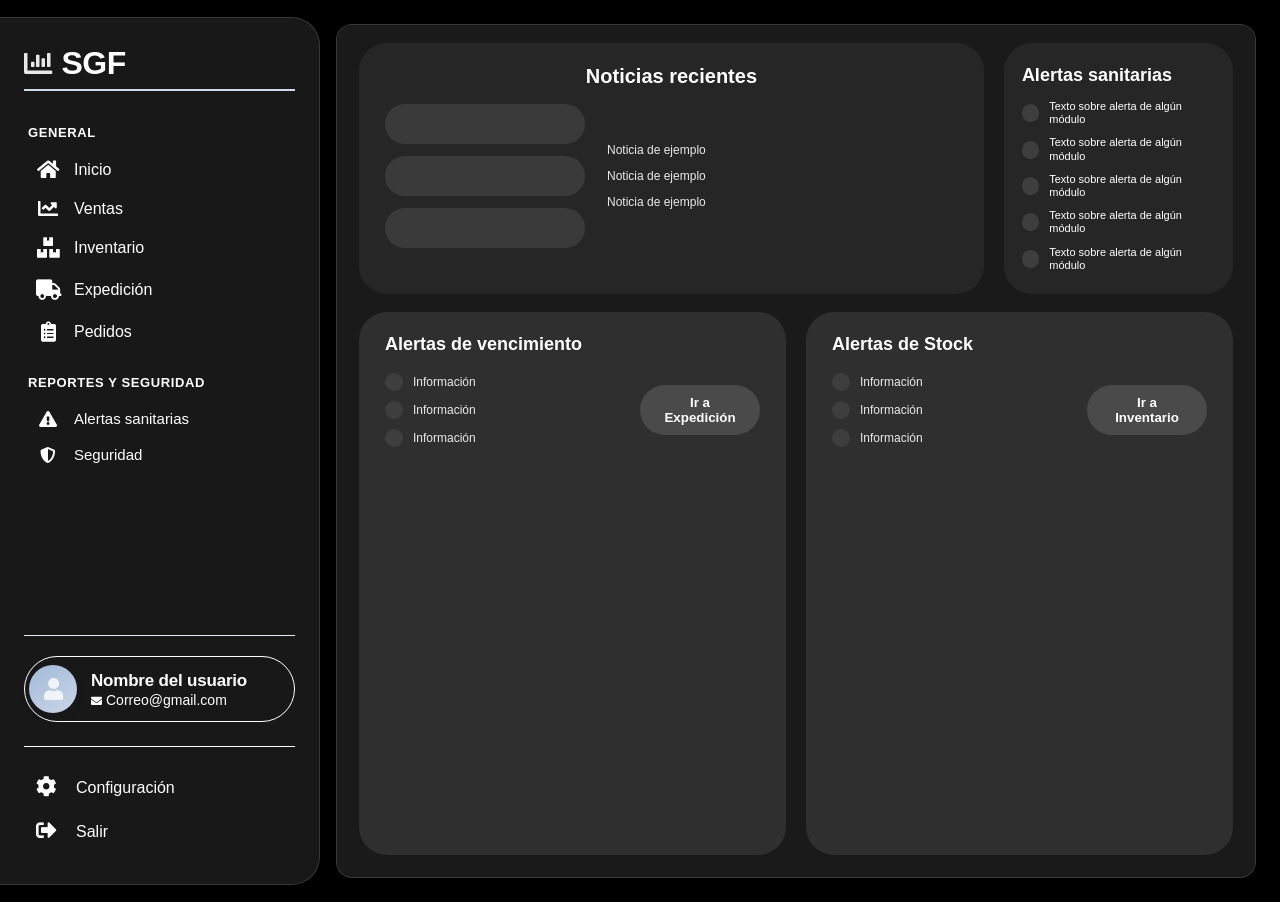
<file: index.html>
<!DOCTYPE html>
<html lang="en">
<head>
    <meta charset="UTF-8">
    <meta name="viewport" content="width=device-width, initial-scale=1.0">
    <title>SGF · panel</title>
    <link rel="icon" href="assets/img/favicon-32.png?v=1" type="image/png" sizes="32x32">
    <link rel="shortcut icon" href="assets/img/favicon-32.png?v=1" type="image/png">
    <!-- Carga íconos de la página (Font Awesome) -->
    <link rel="stylesheet" href="https://use.fontawesome.com/releases/v5.15.4/css/all.css">
    <link rel="stylesheet" href="css/index.css">
</head>
<body>
    <div class="app-layout">
        <!-- Sidebar: menú de navegación (izquierda) -->
        <aside class="sgf-sidebar">
            <div class="sgf-content">
                <div class="sgf-header">
                    <div class="sgf-title">
                        <i class="fas fa-chart-bar"></i> SGF
                    </div>
                    <hr class="sgf-rule" />
                </div>

                <div class="nav-section">
                    <div class="nav-section-header">General</div>
                    <ul class="nav-items">
                        <li class="nav-item"><a href="frames/inicio.html" target="sgf-frame"><i class="fas fa-home"></i> Inicio</a></li>
                        <li class="nav-item"><a href="frames/ventas.html" target="sgf-frame"><i class="fas fa-chart-line"></i> Ventas</a></li>
                        <li class="nav-item"><a href="frames/inventario.html" target="sgf-frame"><i class="fas fa-boxes"></i> Inventario</a><li>
                        <li class="nav-item"><a href="frames/expedicion.html" target="sgf-frame"><i class="fas fa-truck"></i> Expedición</a><li>
                        <li class="nav-item"><a href="frames/pedidos.html" target="sgf-frame"><i class="fas fa-clipboard-list"></i> Pedidos</a><li>
                    </ul>
                </div>

                <div class="nav-section">
                    <div class="nav-section-header">Reportes y seguridad</div>
                    <ul class="subnav">
                        <li class="subnav-item"><i class="fas fa-exclamation-triangle"></i> Alertas sanitarias</li>
                        <li class="subnav-item"><i class="fas fa-shield-alt"></i> Seguridad</li>
                    </ul>
                </div>

                    <div class="sgf-bottom-block">
                    <hr class="divider-light" />
                    <div class="user-profile">
                        <div class="user-avatar">
                            <i class="fas fa-user"></i>
                        </div>
                        <div class="user-info">
                            <div class="user-name">Nombre del usuario</div>
                            <div class="user-email">
                                <i class="fas fa-envelope"></i> Correo@gmail.com
                            </div>
                        </div>
                    </div>

                    <ul class="footer-nav">
                        <li class="footer-item"><a href="frames/configuracion.html" target="sgf-frame"><i class="fas fa-cog"></i> Configuración</a></li>
                        <li class="footer-item"><a href="inicio-sesion.html"><i class="fas fa-sign-out-alt"></i> Salir</a></li>
                    </ul>
                </div>
            </div>
        </aside>

        <!-- Área central: iframe para cargar documentos HTML -->
        <main class="sgf-main">
            <iframe
                name="sgf-frame"
                class="sgf-frame"
                src="contenido.html"
                title="Contenido de la opción seleccionada"
            ></iframe>
        </main>
    </div>
</body>
</html>
</file>
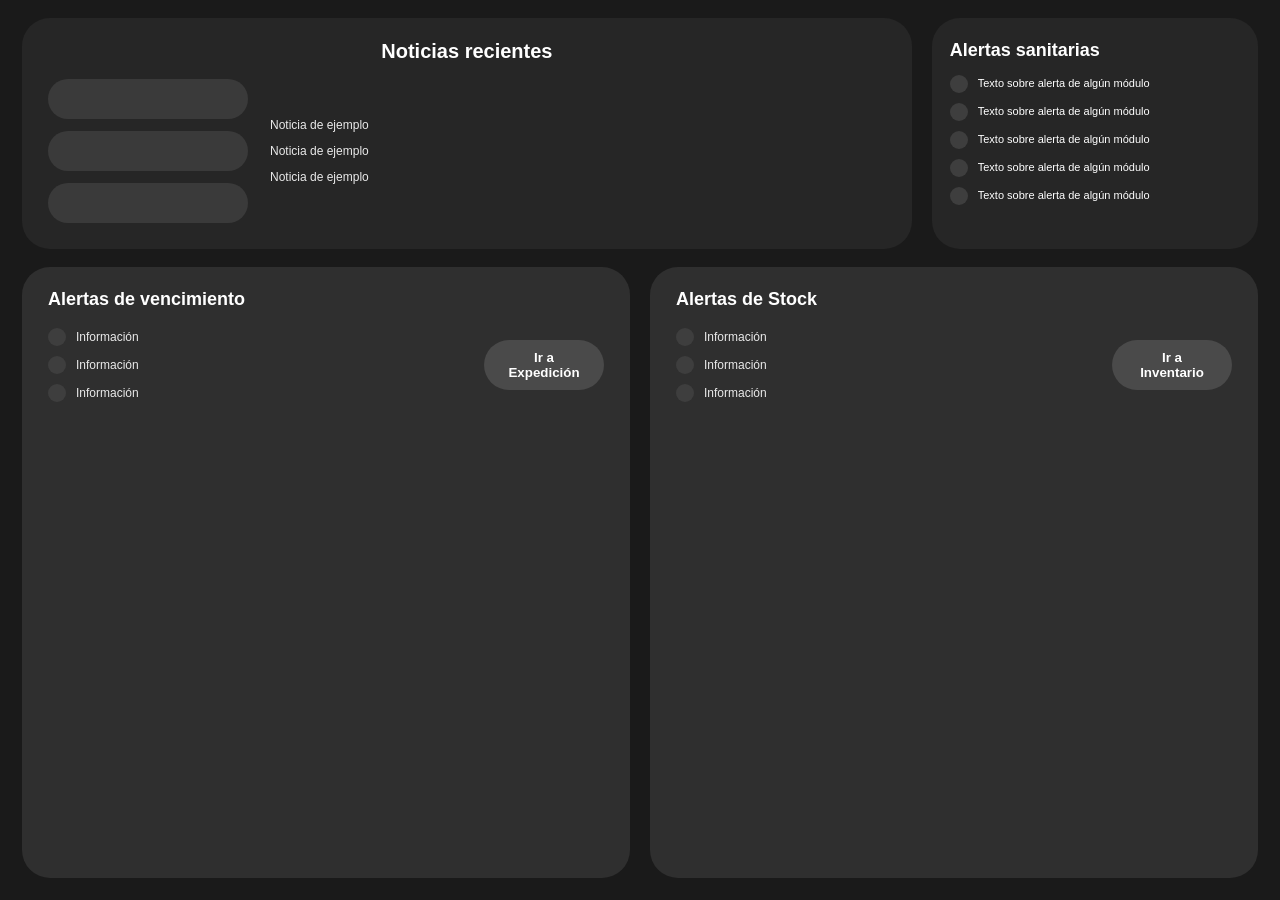
<file: contenido.html>
<!DOCTYPE html>
<html lang="es">
<head>
    <meta charset="UTF-8">
    <meta name="viewport" content="width=device-width, initial-scale=1.0">
    <title>Contenido SGF</title>
    <meta http-equiv="refresh" content="0; url=frames/inicio.html">
    <link rel="stylesheet" href="css/contenido.css">
</head>
<body>
    <p class="placeholder-text">
        Cargando panel de inicio...
    </p>
</body>
</html>
</file>
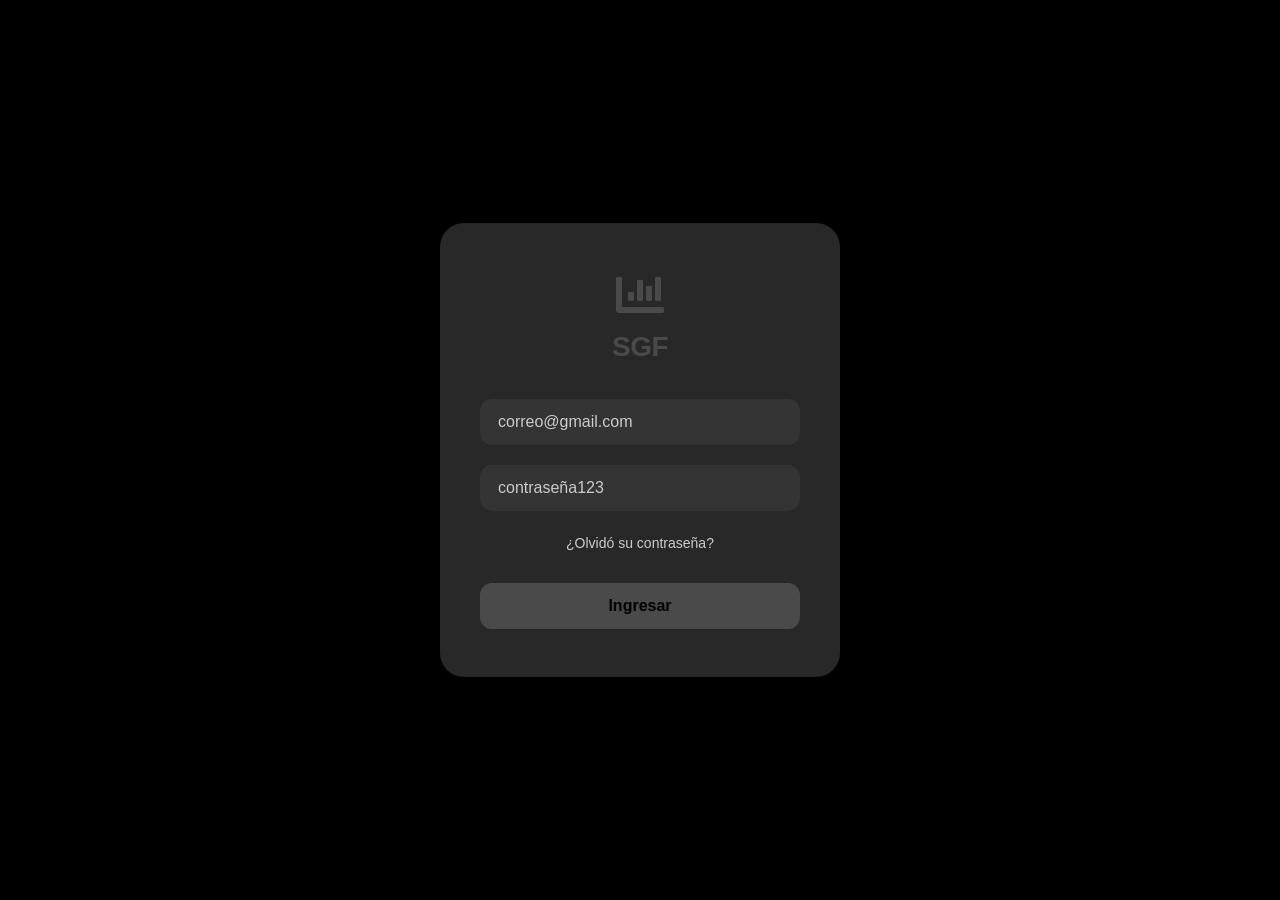
<file: inicio-sesion.html>
<!DOCTYPE html>
<html lang="en">
<head>
    <meta charset="UTF-8">
    <meta name="viewport" content="width=device-width, initial-scale=1.0">
    <title>SGF · Inicio de sesión</title>
    <link rel="stylesheet" href="https://use.fontawesome.com/releases/v5.15.4/css/all.css">
    <link rel="stylesheet" href="css/inicio-sesion.css">
    <link rel="icon" href="assets/img/LogoSGF.png" type="image/png">
</head>
<body>
    <div class="login-card">
        <div class="login-brand">
            <i class="fas fa-chart-bar login-icon"></i>
            <h1 class="login-title">SGF</h1>
        </div>

        <form class="login-form">
            <input type="email" class="login-input" placeholder="correo@gmail.com" required>
            <input type="password" class="login-input" placeholder="contraseña123" required>

            <a href="#" class="login-link">¿Olvidó su contraseña?</a>

            <a href="index.html" class="login-btn">Ingresar</a>
        </form>
    </div>
</body>
</html>
</file>
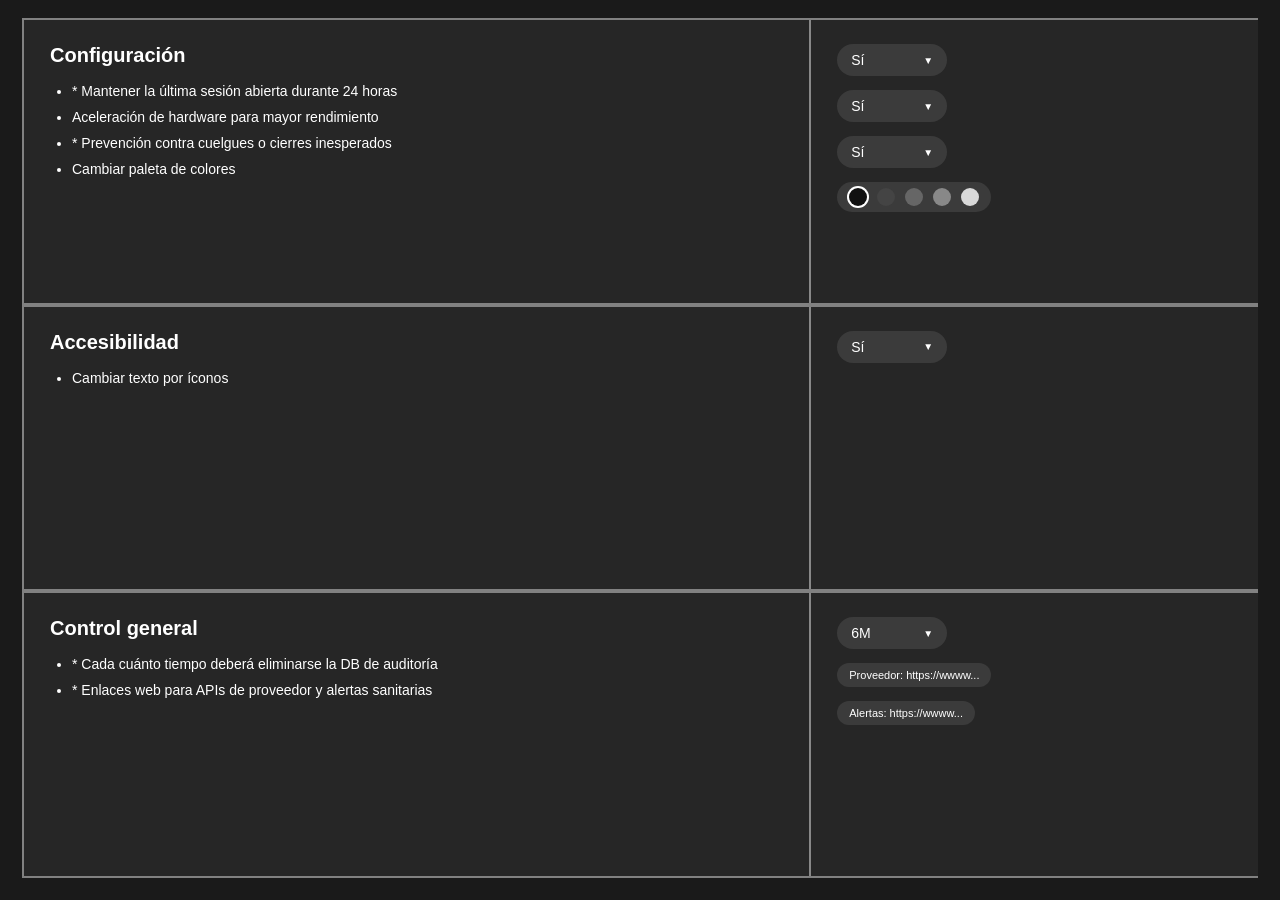
<file: frames/configuracion.html>
<!DOCTYPE html>
<html lang="es">
<head>
    <meta charset="UTF-8">
    <meta name="viewport" content="width=device-width, initial-scale=1.0">
    <title>Configuración</title>
    <link rel="stylesheet" href="../css/configuracion.css">
</head>
<body>
    <div class="config-page">
        <div class="config-table">
            <!-- Configuración -->
            <section class="config-row">
                <div class="config-cell">
                    <h2 class="config-title">Configuración</h2>
                    <ul class="config-list">
                        <li>* Mantener la última sesión abierta durante 24 horas</li>
                        <li>Aceleración de hardware para mayor rendimiento</li>
                        <li>* Prevención contra cuelgues o cierres inesperados</li>
                        <li>Cambiar paleta de colores</li>
                    </ul>
                </div>
                <div class="config-cell">
                    <div class="config-controls">
                        <div class="pill-select"><span>Sí</span><span>▼</span></div>
                        <div class="pill-select"><span>Sí</span><span>▼</span></div>
                        <div class="pill-select"><span>Sí</span><span>▼</span></div>
                        <div class="palette">
                            <div class="palette-dot is-active"></div>
                            <div class="palette-dot"></div>
                            <div class="palette-dot"></div>
                            <div class="palette-dot"></div>
                            <div class="palette-dot"></div>
                        </div>
                    </div>
                </div>
            </section>

            <!-- Separador horizontal -->
            <div class="section-spacer"></div>

            <!-- Accesibilidad -->
            <section class="config-row">
                <div class="config-cell">
                    <h2 class="config-title">Accesibilidad</h2>
                    <ul class="config-list">
                        <li>Cambiar texto por íconos</li>
                    </ul>
                </div>
                <div class="config-cell">
                    <div class="config-controls">
                        <div class="pill-select"><span>Sí</span><span>▼</span></div>
                    </div>
                </div>
            </section>

            <!-- Separador horizontal -->
            <div class="section-spacer"></div>

            <!-- Control general -->
            <section class="config-row">
                <div class="config-cell">
                    <h2 class="config-title">Control general</h2>
                    <ul class="config-list">
                        <li>* Cada cuánto tiempo deberá eliminarse la DB de auditoría</li>
                        <li>* Enlaces web para APIs de proveedor y alertas sanitarias</li>
                    </ul>
                </div>
                <div class="config-cell">
                    <div class="config-controls">
                        <div class="pill-select"><span>6M</span><span>▼</span></div>
                        <div class="link-pill">Proveedor: https://wwww...</div>
                        <div class="link-pill">Alertas: https://wwww...</div>
                    </div>
                </div>
            </section>
        </div>
    </div>
</body>
</html>
</file>
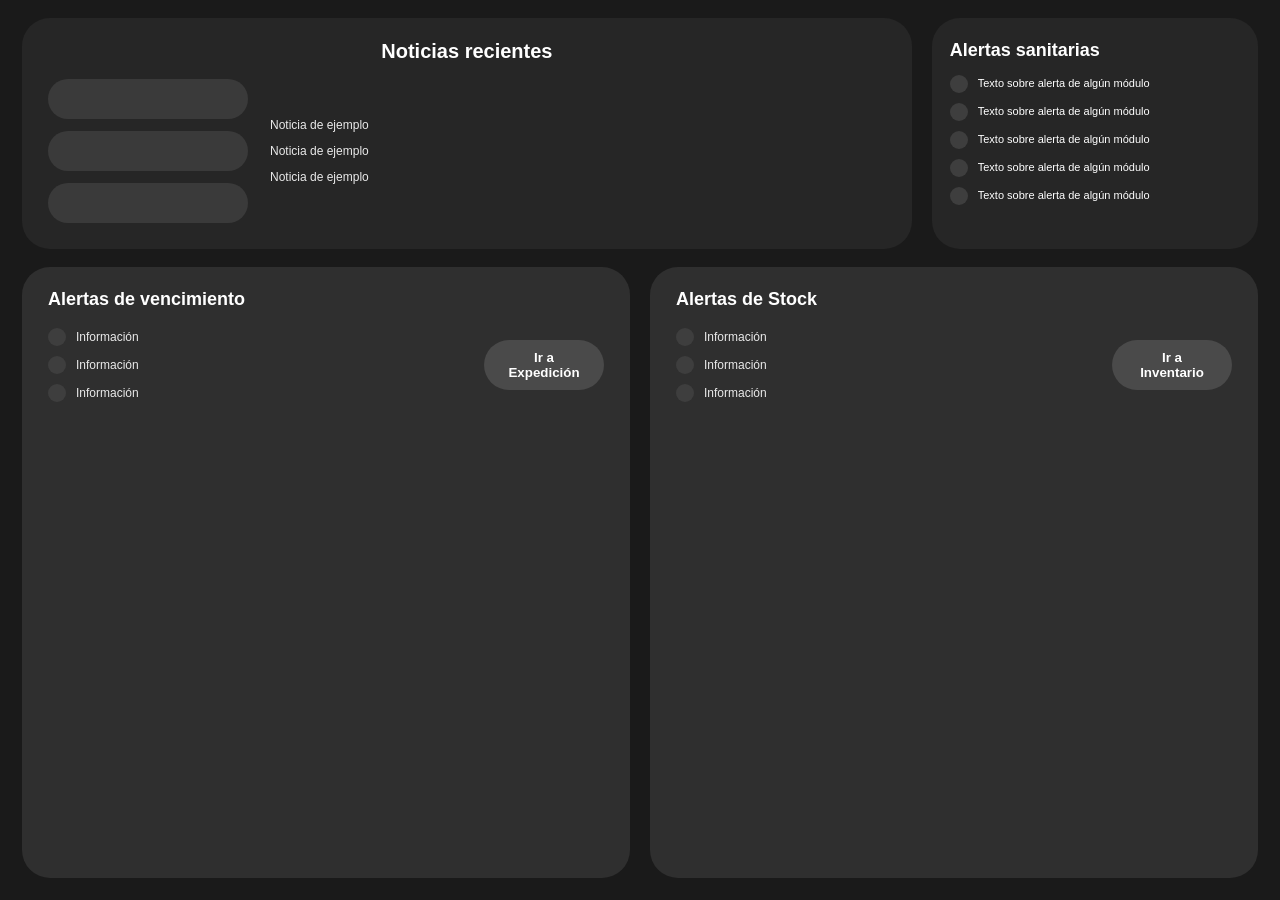
<file: frames/inicio.html>
<!DOCTYPE html>
<html lang="es">
<head>
    <meta charset="UTF-8">
    <meta name="viewport" content="width=device-width, initial-scale=1.0">
    <title>Inicio</title>
    <link rel="stylesheet" href="../css/inicio.css">
</head>
<body>
    <div class="inicio">
        <!-- Fila superior: noticias + alertas sanitarias -->
        <section class="inicio-top">
            <div class="news-card">
                <h2 class="news-title">Noticias recientes</h2>
                <div class="news-content">
                    <div class="news-buttons">
                        <button class="news-pill" type="button"></button>
                        <button class="news-pill" type="button"></button>
                        <button class="news-pill" type="button"></button>
                    </div>
                    <div class="news-list">
                        <span class="news-item">Noticia de ejemplo </span>
                        <span class="news-item">Noticia de ejemplo </span>
                        <span class="news-item">Noticia de ejemplo </span>
                    </div>
                </div>
            </div>

            <aside class="alertas-col">
                <h3 class="alertas-title">Alertas sanitarias</h3>
                <ul class="alertas-list">
                    <li class="alertas-item">
                        <span class="alert-dot"></span>
                        <span class="alert-text">Texto sobre alerta de algún módulo</span>
                    </li>
                    <li class="alertas-item">
                        <span class="alert-dot"></span>
                        <span class="alert-text">Texto sobre alerta de algún módulo</span>
                    </li>
                    <li class="alertas-item">
                        <span class="alert-dot"></span>
                        <span class="alert-text">Texto sobre alerta de algún módulo</span>
                    </li>
                    <li class="alertas-item">
                        <span class="alert-dot"></span>
                        <span class="alert-text">Texto sobre alerta de algún módulo</span>
                    </li>
                    <li class="alertas-item">
                        <span class="alert-dot"></span>
                        <span class="alert-text">Texto sobre alerta de algún módulo</span>
                    </li>
                </ul>
            </aside>
        </section>

        <!-- Fila inferior: alertas de vencimiento / stock -->
        <section class="inicio-bottom">
            <div class="alert-card">
                <h2 class="alert-title">Alertas de vencimiento</h2>
                <div class="alert-body">
                    <div class="alert-list">
                        <div class="alert-row">
                            <span class="alert-dot"></span>
                            <span class="alert-label">Información</span>
                        </div>
                        <div class="alert-row">
                            <span class="alert-dot"></span>
                            <span class="alert-label">Información</span>
                        </div>
                        <div class="alert-row">
                            <span class="alert-dot"></span>
                            <span class="alert-label">Información</span>
                        </div>
                    </div>
                    <button class="alert-cta" type="button">Ir a<br>Expedición</button>
                </div>
            </div>

            <div class="alert-card">
                <h2 class="alert-title">Alertas de Stock</h2>
                <div class="alert-body">
                    <div class="alert-list">
                        <div class="alert-row">
                            <span class="alert-dot"></span>
                            <span class="alert-label">Información</span>
                        </div>
                        <div class="alert-row">
                            <span class="alert-dot"></span>
                            <span class="alert-label">Información</span>
                        </div>
                        <div class="alert-row">
                            <span class="alert-dot"></span>
                            <span class="alert-label">Información</span>
                        </div>
                    </div>
                    <button class="alert-cta" type="button">Ir a<br>Inventario</button>
                </div>
            </div>
        </section>
    </div>
</body>
</html>
</file>
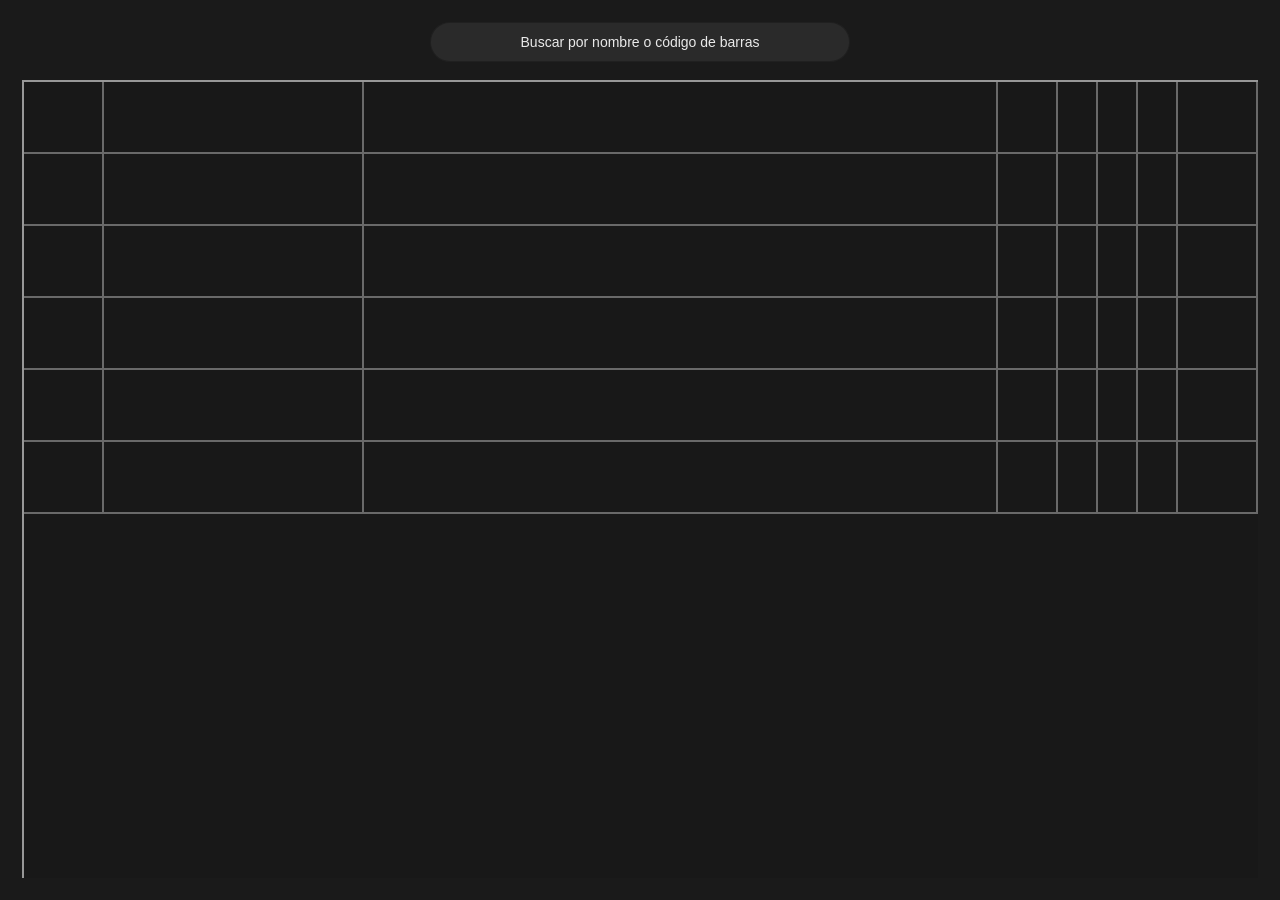
<file: frames/inventario.html>
<!DOCTYPE html>
<html lang="es">
<head>
    <meta charset="UTF-8">
    <meta name="viewport" content="width=device-width, initial-scale=1.0">
    <title>Inventario</title>
    <link rel="stylesheet" href="../css/inventario.css">
</head>
<body>
    <div class="inventario">
        <header class="inventario-top">
            <input
                type="text"
                class="inventario-search"
                placeholder="Buscar por nombre o código de barras"
                aria-label="Buscar por nombre o código de barras"
            />
        </header>

        <section class="inventario-bottom">
            <div class="inventario-grid" role="table" aria-label="Tabla de inventario">
                <div class="inv-row" role="row">
                    <div class="cell" role="cell"></div>
                    <div class="cell" role="cell"></div>
                    <div class="cell" role="cell"></div>
                    <div class="cell" role="cell"></div>
                    <div class="cell" role="cell"></div>
                    <div class="cell" role="cell"></div>
                    <div class="cell" role="cell"></div>
                    <div class="cell" role="cell"></div>
                </div>
                <div class="inv-row" role="row">
                    <div class="cell" role="cell"></div>
                    <div class="cell" role="cell"></div>
                    <div class="cell" role="cell"></div>
                    <div class="cell" role="cell"></div>
                    <div class="cell" role="cell"></div>
                    <div class="cell" role="cell"></div>
                    <div class="cell" role="cell"></div>
                    <div class="cell" role="cell"></div>
                </div>
                <div class="inv-row" role="row">
                    <div class="cell" role="cell"></div>
                    <div class="cell" role="cell"></div>
                    <div class="cell" role="cell"></div>
                    <div class="cell" role="cell"></div>
                    <div class="cell" role="cell"></div>
                    <div class="cell" role="cell"></div>
                    <div class="cell" role="cell"></div>
                    <div class="cell" role="cell"></div>
                </div>
                <div class="inv-row" role="row">
                    <div class="cell" role="cell"></div>
                    <div class="cell" role="cell"></div>
                    <div class="cell" role="cell"></div>
                    <div class="cell" role="cell"></div>
                    <div class="cell" role="cell"></div>
                    <div class="cell" role="cell"></div>
                    <div class="cell" role="cell"></div>
                    <div class="cell" role="cell"></div>
                </div>
                <div class="inv-row" role="row">
                    <div class="cell" role="cell"></div>
                    <div class="cell" role="cell"></div>
                    <div class="cell" role="cell"></div>
                    <div class="cell" role="cell"></div>
                    <div class="cell" role="cell"></div>
                    <div class="cell" role="cell"></div>
                    <div class="cell" role="cell"></div>
                    <div class="cell" role="cell"></div>
                </div>
                <div class="inv-row" role="row">
                    <div class="cell" role="cell"></div>
                    <div class="cell" role="cell"></div>
                    <div class="cell" role="cell"></div>
                    <div class="cell" role="cell"></div>
                    <div class="cell" role="cell"></div>
                    <div class="cell" role="cell"></div>
                    <div class="cell" role="cell"></div>
                    <div class="cell" role="cell"></div>
                </div>
            </div>
        </section>
    </div>
</body>
</html>
</file>
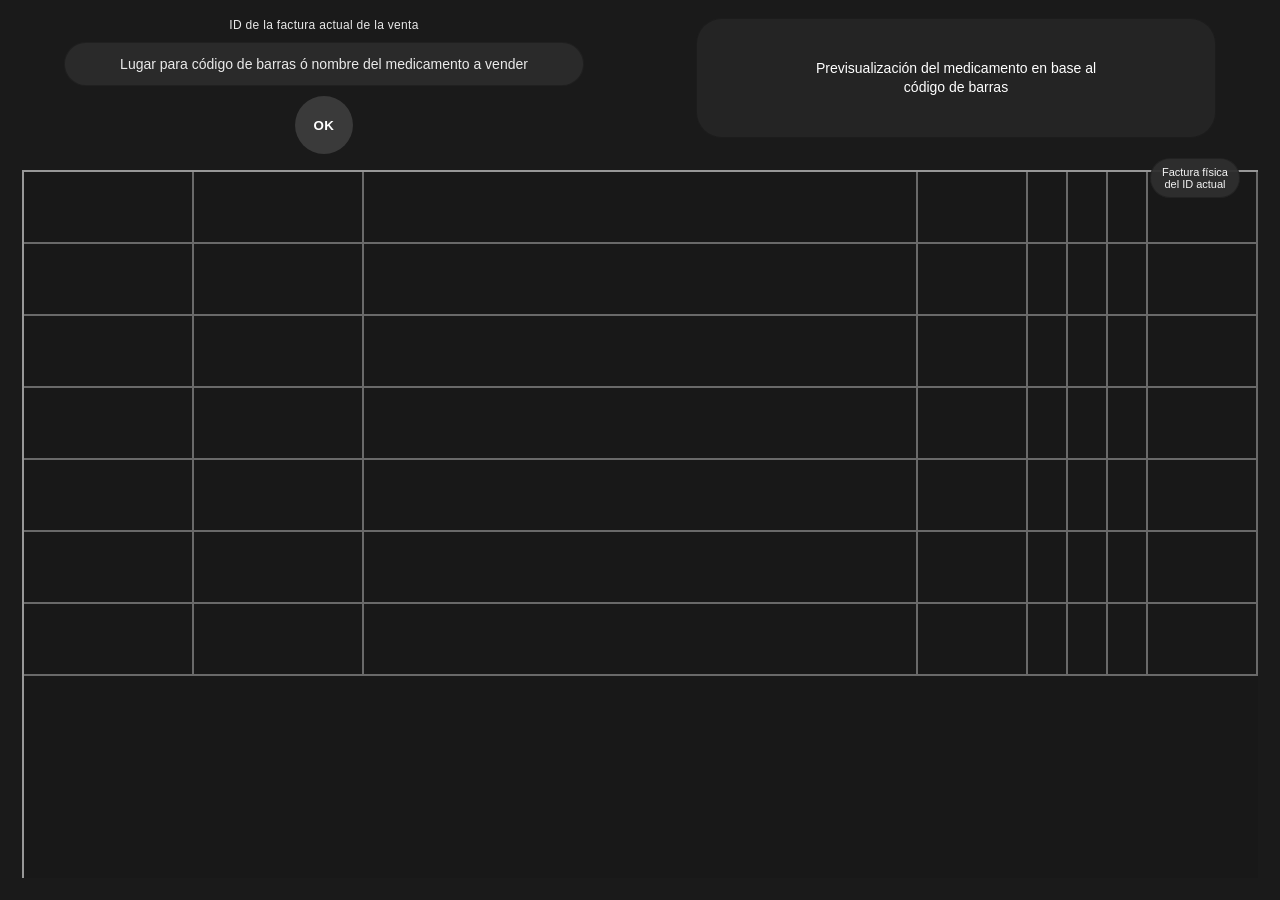
<file: frames/ventas.html>
<!DOCTYPE html>
<html lang="es">
<head>
    <meta charset="UTF-8">
    <meta name="viewport" content="width=device-width, initial-scale=1.0">
    <title>Ventas</title>
    <link rel="stylesheet" href="../css/ventas.css">
</head>
<body>
    <div class="ventas">
        <header class="ventas-top">
            <section class="venta-input">
                <div class="venta-label">ID de la factura actual de la venta</div>
                <input
                    class="venta-search"
                    type="text"
                    placeholder="Lugar para código de barras ó nombre del medicamento a vender"
                    aria-label="Código de barras o nombre del medicamento"
                />
                <button class="venta-ok" type="button">OK</button>
            </section>

            <section class="venta-preview">
                <div class="preview-card">
                    Previsualización del medicamento en base al<br />
                    código de barras
                </div>
            </section>
        </header>

        <section class="ventas-bottom">
            <div class="factura-pill">Factura física<br>del ID actual</div>

            <div class="ventas-grid" role="table" aria-label="Tabla de ventas">
                <div class="grid-row" role="row">
                    <div class="cell" role="cell">&nbsp;</div>
                    <div class="cell" role="cell">&nbsp;</div>
                    <div class="cell" role="cell">&nbsp;</div>
                    <div class="cell" role="cell">&nbsp;</div>
                    <div class="cell" role="cell">&nbsp;</div>
                    <div class="cell" role="cell">&nbsp;</div>
                    <div class="cell" role="cell">&nbsp;</div>
                    <div class="cell" role="cell">&nbsp;</div>
                </div>
                <div class="grid-row" role="row">
                    <div class="cell" role="cell">&nbsp;</div>
                    <div class="cell" role="cell">&nbsp;</div>
                    <div class="cell" role="cell">&nbsp;</div>
                    <div class="cell" role="cell">&nbsp;</div>
                    <div class="cell" role="cell">&nbsp;</div>
                    <div class="cell" role="cell">&nbsp;</div>
                    <div class="cell" role="cell">&nbsp;</div>
                    <div class="cell" role="cell">&nbsp;</div>
                </div>
                <div class="grid-row" role="row">
                    <div class="cell" role="cell">&nbsp;</div>
                    <div class="cell" role="cell">&nbsp;</div>
                    <div class="cell" role="cell">&nbsp;</div>
                    <div class="cell" role="cell">&nbsp;</div>
                    <div class="cell" role="cell">&nbsp;</div>
                    <div class="cell" role="cell">&nbsp;</div>
                    <div class="cell" role="cell">&nbsp;</div>
                    <div class="cell" role="cell">&nbsp;</div>
                </div>
                <div class="grid-row" role="row">
                    <div class="cell" role="cell">&nbsp;</div>
                    <div class="cell" role="cell">&nbsp;</div>
                    <div class="cell" role="cell">&nbsp;</div>
                    <div class="cell" role="cell">&nbsp;</div>
                    <div class="cell" role="cell">&nbsp;</div>
                    <div class="cell" role="cell">&nbsp;</div>
                    <div class="cell" role="cell">&nbsp;</div>
                    <div class="cell" role="cell">&nbsp;</div>
                </div>
                <div class="grid-row" role="row">
                    <div class="cell" role="cell">&nbsp;</div>
                    <div class="cell" role="cell">&nbsp;</div>
                    <div class="cell" role="cell">&nbsp;</div>
                    <div class="cell" role="cell">&nbsp;</div>
                    <div class="cell" role="cell">&nbsp;</div>
                    <div class="cell" role="cell">&nbsp;</div>
                    <div class="cell" role="cell">&nbsp;</div>
                    <div class="cell" role="cell">&nbsp;</div>
                </div>
                <div class="grid-row" role="row">
                    <div class="cell" role="cell">&nbsp;</div>
                    <div class="cell" role="cell">&nbsp;</div>
                    <div class="cell" role="cell">&nbsp;</div>
                    <div class="cell" role="cell">&nbsp;</div>
                    <div class="cell" role="cell">&nbsp;</div>
                    <div class="cell" role="cell">&nbsp;</div>
                    <div class="cell" role="cell">&nbsp;</div>
                    <div class="cell" role="cell">&nbsp;</div>
                </div>
                <div class="grid-row" role="row">
                    <div class="cell" role="cell">&nbsp;</div>
                    <div class="cell" role="cell">&nbsp;</div>
                    <div class="cell" role="cell">&nbsp;</div>
                    <div class="cell" role="cell">&nbsp;</div>
                    <div class="cell" role="cell">&nbsp;</div>
                    <div class="cell" role="cell">&nbsp;</div>
                    <div class="cell" role="cell">&nbsp;</div>
                    <div class="cell" role="cell">&nbsp;</div>
                </div>
            </div>
        </section>
    </div>
</body>
</html>
</file>
<file: css/index.css>
/* ===== Este archiv debe estár úbicado en la carpeta "css/style.css" para funcionar, así que no lo muevas ni lo cambies de nombre, tonoto. ===== */
/* Base de estilos */
* {
    margin: 0;
    padding: 0;
    box-sizing: border-box;
    font-family: 'Inter', -apple-system, BlinkMacSystemFont, 'Segoe UI', Roboto, Helvetica, Arial, sans-serif;
}

body {
    background: #000000;
    min-height: 100vh;
    overflow: hidden;
}

/* Layout principal: sidebar + área de contenido */
.app-layout {
    display: flex;
    min-height: 100vh;
    width: 100%;
}

/* Sidebar: menú fijo a la izquierda */
.sgf-sidebar {
    width: 320px;
    min-width: 320px;
    height: calc(100vh - 32px);
    margin: 17px 0;
    background-color: #181818;
    border-radius: 0 28px 28px 0;
    box-shadow: 0 25px 50px -12px rgba(0, 0, 0, 0.2);
    overflow-y: auto;
    border: 1px solid rgba(226, 232, 240, 0.151);
    border-left: none;
    display: flex;
    flex-direction: column;
}

/* Área central: espacio para el iframe */
.sgf-main {
    flex: 1;
    min-width: 0;
    padding: 24px;
    padding-left: 16px;
    display: flex;
}

/* iframe: carga documentos HTML externos */
.sgf-frame {
    flex: 1;
    width: 100%;
    min-height: 0;
    border: 1px solid rgba(226, 232, 240, 0.151);
    border-radius: 16px;
    background: #1a1a1a;
    display: block;
}

/* Contenido interno */
.sgf-content {
    padding: 28px 24px 32px 24px;
    display: flex;
    flex-direction: column;
    flex: 1;
    min-height: 0;
}

/* Bloque inferior: perfil + configuración/salir */
.sgf-bottom-block {
    margin-top: auto;
    padding-top: 24px;
}

/* Encabezado */
.sgf-header {
    margin-bottom: 24px;
}

.sgf-title {
    font-size: 32px;
    font-weight: 700;
    letter-spacing: -0.5px;
    color: #ffffff;
    line-height: 1.1;
    margin-bottom: 4px;
    display: flex;
    align-items: center;
    gap: 10px;
}

.sgf-title i {
    font-size: 28px;
    opacity: 0.9;
}

.sgf-title small {
    font-size: 16px;
    font-weight: 400;
    color: #ffffff;
    letter-spacing: normal;
    margin-left: 4px;
}

.sgf-rule {
    height: 2px;
    background: #d0d9e8;
    width: 100%;
    margin: 8px 0 10px 0;
    border: 0;
}

/* Navegación */
.nav-section {
    margin-bottom: 22px;
}

.nav-section-header {
    font-size: 13px;
    font-weight: 600;
    text-transform: uppercase;
    letter-spacing: 0.6px;
    color: #ffffff;
    margin-bottom: 12px;
    padding-left: 4px;
}

.nav-items {
    list-style: none;
    display: flex;
    flex-direction: column;
    gap: 3px;
}

.nav-item {
    display: flex;
    align-items: center;
    gap: 14px;
    padding: 8px 12px;
    border-radius: 14px;
    font-size: 16px;
    font-weight: 470;
    color: #ffffff;
    background-color: transparent;
    transition: background 0.15s, color 0.15s;
    cursor: default;
}

.nav-item a {
    display: flex;
    align-items: center;
    gap: 14px;
    flex: 1;
    color: inherit;
    text-decoration: none;
    cursor: pointer;
}

.nav-item i {
    width: 24px;
    font-size: 1.25rem;
    color: #ffffff;
    text-align: center;
}

.nav-item:hover {
    background-color: #575757;
    color: #ffffff;
}

.nav-item:hover i {
    color: #ffffff;
}

/* Subnavegación (Reportes y seguridad) */
.subnav {
    margin-left: 0;
    list-style: none;
    margin-top: 4px;
    margin-bottom: 4px;
    display: flex;
    flex-direction: column;
    gap: 3px;
}

.subnav-item {
    display: flex;
    align-items: center;
    gap: 14px;
    padding: 8px 12px;
    font-size: 15px;
    font-weight: 450;
    color: #ffffff;
    border-radius: 12px;
    transition: background 0.1s;
    cursor: pointer;
    user-select: none;
}

.subnav-item i {
    width: 24px;
    font-size: 1rem;
    color: #ffffff;
    text-align: center;
}

.subnav-item:hover {
    background-color: #575757;
}

/* Divisor */
.divider-light {
    border: none;
    border-top: 1.5px solid #e6ebf2;
    margin: 24px 0 20px 0;
}

/* Perfil del usuario */
.user-profile {
    display: flex;
    align-items: center;
    gap: 14px; 
    padding: 8px 8px 8px 4px;
    background: #181818;
    border-radius: 60px;
    margin-bottom: 24px;
    border: 1px solid #ffffff;
}

.user-avatar {
    width: 48px;
    height: 48px;
    background: linear-gradient(145deg, #a2b9d8, #cbd6e8);
    border-radius: 50%;
    display: flex;
    align-items: center;
    justify-content: center;
    color: white;
    font-weight: 600;
    font-size: 20px;
    box-shadow: 0 4px 10px rgba(0,40,80,0.1);
}

.user-avatar i {
    font-size: 22px;
    opacity: 0.8;
}

.user-info {
    flex: 1;
}

.user-name {
    font-weight: 650;
    font-size: 17px;
    color: #ffffff;
    letter-spacing: -0.2px;
    line-height: 1.3;
}

.user-email {
    font-size: 14px;
    color: #ffffff;
    display: flex;
    align-items: center;
    gap: 4px;
}

.user-email i {
    font-size: 11px;
    color: #ffffff;
}

/* Configuración / Salir */
.footer-nav {
    list-style: none;
    margin-top: 8px;
    border-top: 1px solid #ffffff;
    padding-top: 20px;
    display: flex;
    flex-direction: column;
    gap: 3px;
}

.footer-item {
    display: flex;
    align-items: center;
    gap: 16px;
    padding: 10px 12px;
    border-radius: 14px;
    font-size: 16px;
    font-weight: 500;
    color: #ffffff;
    transition: background 0.15s;
    cursor: default;
}

.footer-item a {
    display: flex;
    align-items: center;
    gap: 16px;
    flex: 1;
    color: inherit;
    text-decoration: none;
    cursor: pointer;
}

.footer-item i {
    width: 24px;
    font-size: 1.3rem;
    color: #ffffff;
}

.footer-item:hover {
    background: #575757;
}

/* Alerta de seguridad */
.alert-group {
    margin-bottom: 4px;
}
</file>
<file: css/contenido.css>
* { margin: 0; padding: 0; box-sizing: border-box; }

body {
    background: #1a1a1a;
    min-height: 100vh;
    display: flex;
    align-items: center;
    justify-content: center;
    font-family: -apple-system, BlinkMacSystemFont, 'Segoe UI', Roboto, sans-serif;
}

.placeholder-text {
    color: #ffffff;
    font-size: 18px;
    text-align: center;
    line-height: 1.6;
    max-width: 600px;
    padding: 24px;
}
</file>
<file: css/inicio-sesion.css>
* { margin: 0; padding: 0; box-sizing: border-box; }

body {
    background: #000000;
    min-height: 100vh;
    display: flex;
    align-items: center;
    justify-content: center;
    font-family: -apple-system, BlinkMacSystemFont, 'Segoe UI', Roboto, sans-serif;
    padding: 24px;
}

.login-card {
    width: 100%;
    max-width: 400px;
    background: #282828;
    border-radius: 24px;
    padding: 48px 40px;
}

.login-brand {
    text-align: center;
    margin-bottom: 36px;
}

.login-icon {
    font-size: 48px;
    color: #4a4a4a;
    margin-bottom: 12px;
    display: block;
}

.login-title {
    font-size: 28px;
    font-weight: 700;
    color: #4a4a4a;
    letter-spacing: -0.5px;
}

.login-form {
    display: flex;
    flex-direction: column;
    gap: 20px;
}

.login-input {
    width: 100%;
    padding: 14px 18px;
    background: #343434;
    border: none;
    border-radius: 12px;
    font-size: 16px;
    color: #ffffff;
    outline: none;
}

.login-input::placeholder {
    color: #CCCCCC;
}

.login-input:focus {
    background: #3a3a3a;
}

.login-link {
    text-align: center;
    font-size: 14px;
    color: #CCCCCC;
    text-decoration: none;
    margin-top: 4px;
}

.login-link:hover {
    color: #ffffff;
}

.login-btn {
    display: block;
    width: 100%;
    padding: 14px 24px;
    margin-top: 12px;
    background: #4a4a4a;
    color: #000000;
    font-size: 16px;
    font-weight: 600;
    text-align: center;
    text-decoration: none;
    border-radius: 12px;
    border: none;
    cursor: pointer;
    transition: background 0.2s, transform 0.1s;
}

.login-btn:hover {
    background: #4a4444;
}

.login-btn:active {
    transform: scale(0.98);
}
</file>
<file: css/configuracion.css>
* { margin: 0; padding: 0; box-sizing: border-box; }

:root {
    --bg: #1a1a1a;
    --card: #262626;
    --line: rgba(255, 255, 255, 0.45);
    --text: #ffffff;
}

html, body {
    height: 100%;
}

body {
    background: var(--bg);
    color: var(--text);
    font-family: -apple-system, BlinkMacSystemFont, 'Segoe UI', Roboto, Helvetica, Arial, sans-serif;
}

.config-page {
    height: 100%;
    padding: 18px 22px 22px;
    background: var(--bg);
}

.config-table {
    width: 100%;
    height: 100%;
    border-top: 2px solid var(--line);
    border-left: 2px solid var(--line);
    display: grid;
    grid-template-rows: 1fr auto 1fr auto 1fr;
}

.config-row {
    display: grid;
    grid-template-columns: 2.1fr 1.2fr;
    border-bottom: 2px solid var(--line);
}

.config-row + .config-divider {
    border-bottom: 2px solid var(--line);
}

.config-cell {
    padding: 24px 26px;
    background: var(--card);
}

.config-cell + .config-cell {
    border-left: 2px solid var(--line);
}

.config-title {
    font-size: 20px;
    font-weight: 650;
    margin-bottom: 16px;
}

.config-list {
    list-style: disc;
    padding-left: 22px;
    display: flex;
    flex-direction: column;
    gap: 10px;
    font-size: 14px;
}

.config-controls {
    display: flex;
    flex-direction: column;
    gap: 14px;
    align-items: flex-start;
    justify-content: flex-start;
}

.pill-select {
    min-width: 110px;
    padding: 8px 14px;
    background: #3b3b3b;
    border-radius: 999px;
    display: inline-flex;
    align-items: center;
    justify-content: space-between;
    gap: 10px;
    font-size: 14px;
    cursor: default;
}

.pill-select span:last-child {
    font-size: 10px;
}

.palette {
    padding: 6px 12px;
    background: #3b3b3b;
    border-radius: 999px;
    display: inline-flex;
    align-items: center;
    gap: 10px;
}

.palette-dot {
    width: 18px;
    height: 18px;
    border-radius: 50%;
    background: #111111;
}

.palette-dot:nth-child(2) { background: #444444; }
.palette-dot:nth-child(3) { background: #666666; }
.palette-dot:nth-child(4) { background: #888888; }
.palette-dot:nth-child(5) { background: #d9d9d9; }

.palette-dot.is-active {
    box-shadow: 0 0 0 2px #ffffff;
}

.link-pill {
    max-width: 220px;
    padding: 6px 12px;
    border-radius: 999px;
    background: #3b3b3b;
    font-size: 11px;
    white-space: nowrap;
    overflow: hidden;
    text-overflow: ellipsis;
}

.section-spacer {
    border-bottom: 2px solid var(--line);
}

@media (max-width: 880px) {
    .config-row {
        grid-template-columns: 1fr;
    }
    .config-cell + .config-cell {
        border-left: none;
        border-top: 2px solid var(--line);
    }
}
</file>
<file: css/inicio.css>
* { margin: 0; padding: 0; box-sizing: border-box; }

:root {
    --bg: #1a1a1a;
    --card: #262626;
    --card-2: #2f2f2f;
    --text: #ffffff;
}

html, body {
    height: 100%;
}

body {
    background: var(--bg);
    color: var(--text);
    font-family: -apple-system, BlinkMacSystemFont, 'Segoe UI', Roboto, Helvetica, Arial, sans-serif;
}

.inicio {
    height: 100%;
    padding: 18px 22px 22px;
    display: flex;
    flex-direction: column;
    gap: 18px;
}

.inicio-top {
    display: grid;
    grid-template-columns: 3fr 1.1fr;
    gap: 20px;
}

.news-card {
    background: var(--card);
    border-radius: 28px;
    padding: 22px 26px 26px;
    display: flex;
    flex-direction: column;
    gap: 16px;
}

.news-title {
    text-align: center;
    font-size: 20px;
    font-weight: 650;
}

.news-content {
    display: grid;
    grid-template-columns: minmax(0, 200px) 1fr;
    gap: 22px;
    align-items: center;
}

.news-buttons {
    display: flex;
    flex-direction: column;
    gap: 12px;
}

.news-pill {
    width: 100%;
    height: 40px;
    border-radius: 999px;
    border: none;
    background: #3a3a3a;
}

.news-list {
    display: flex;
    flex-direction: column;
    gap: 12px;
    font-size: 12px;
}

.news-item {
    opacity: 0.9;
}

.alertas-col {
    background: var(--card);
    border-radius: 28px;
    padding: 22px 18px;
    display: flex;
    flex-direction: column;
    gap: 14px;
}

.alertas-title {
    font-size: 18px;
    font-weight: 650;
}

.alertas-list {
    list-style: none;
    display: flex;
    flex-direction: column;
    gap: 10px;
    font-size: 11px;
}

.alertas-item {
    display: flex;
    align-items: center;
    gap: 10px;
}

.alert-dot {
    width: 18px;
    height: 18px;
    border-radius: 50%;
    background: #3e3e3e;
}

.alert-text {
    line-height: 1.2;
}

.inicio-bottom {
    flex: 1;
    display: grid;
    grid-template-columns: 1fr 1fr;
    gap: 20px;
}

.alert-card {
    background: var(--card-2);
    border-radius: 28px;
    padding: 22px 26px 26px;
    display: flex;
    flex-direction: column;
    gap: 18px;
}

.alert-title {
    font-size: 18px;
    font-weight: 650;
}

.alert-body {
    display: flex;
    justify-content: space-between;
    align-items: center;
    gap: 20px;
}

.alert-list {
    display: flex;
    flex-direction: column;
    gap: 10px;
}

.alert-row {
    display: flex;
    align-items: center;
    gap: 10px;
    font-size: 12px;
}

.alert-label {
    opacity: 0.9;
}

.alert-cta {
    min-width: 120px;
    padding: 10px 18px;
    border-radius: 999px;
    border: none;
    background: #4a4a4a;
    color: var(--text);
    font-weight: 600;
    text-align: center;
    cursor: default;
}

@media (max-width: 900px) {
    .inicio-top {
        grid-template-columns: 1fr;
    }
    .inicio-bottom {
        grid-template-columns: 1fr;
    }
}
</file>
<file: css/inventario.css>
* { margin: 0; padding: 0; box-sizing: border-box; }

:root {
    --bg: #1a1a1a;
    --line: rgba(255, 255, 255, 0.55);
    --line-soft: rgba(255, 255, 255, 0.35);
    --text: #ffffff;
    --card: #2a2a2a;
}

html, body {
    height: 100%;
}

body {
    background: var(--bg);
    color: var(--text);
    font-family: -apple-system, BlinkMacSystemFont, 'Segoe UI', Roboto, Helvetica, Arial, sans-serif;
}

.inventario {
    height: 100%;
    display: flex;
    flex-direction: column;
    padding: 18px 22px 22px;
    gap: 18px;
}

.inventario-top {
    display: flex;
    justify-content: center;
    align-items: flex-start;
    padding-top: 4px;
}

.inventario-search {
    width: min(420px, 100%);
    padding: 12px 18px;
    border-radius: 999px;
    border: none;
    outline: none;
    background: var(--card);
    color: var(--text);
    text-align: center;
    font-size: 14px;
    box-shadow: inset 0 0 0 1px rgba(0,0,0,0.25);
}

.inventario-search::placeholder {
    color: rgba(255,255,255,0.9);
}

.inventario-bottom {
    flex: 1;
    min-height: 0;
}

.inventario-grid {
    width: 100%;
    height: 100%;
    border-top: 2px solid var(--line);
    border-left: 2px solid var(--line);
    background: rgba(0,0,0,0.08);
    display: grid;
    grid-auto-rows: 72px;
}

.inv-row {
    display: grid;
    grid-template-columns: 80px 260px 1fr 60px 40px 40px 40px 80px;
}

.cell {
    border-right: 2px solid var(--line-soft);
    border-bottom: 2px solid var(--line-soft);
}

@media (max-width: 860px) {
    .inventario {
        padding: 14px 12px 16px;
    }
    .inventario-search {
        width: 100%;
    }
    .inv-row {
        grid-template-columns: 80px 200px 1fr 60px 40px 40px 60px;
    }
}
</file>
<file: css/ventas.css>
* { margin: 0; padding: 0; box-sizing: border-box; }

:root {
    --bg: #1a1a1a;
    --card: #2a2a2a;
    --card-2: #242424;
    --line: rgba(255, 255, 255, 0.55);
    --line-soft: rgba(255, 255, 255, 0.35);
    --text: #ffffff;
}

html, body {
    height: 100%;
}

body {
    background: var(--bg);
    color: var(--text);
    font-family: -apple-system, BlinkMacSystemFont, 'Segoe UI', Roboto, Helvetica, Arial, sans-serif;
}

.ventas {
    height: 100%;
    display: flex;
    flex-direction: column;
    padding: 18px 22px 22px;
    gap: 16px;
}

.ventas-top {
    display: grid;
    grid-template-columns: 1fr 1fr;
    gap: 28px;
    align-items: start;
}

.venta-input {
    display: grid;
    justify-items: center;
    gap: 10px;
}

.venta-label {
    font-size: 12px;
    opacity: 0.9;
    letter-spacing: 0.3px;
}

.venta-search {
    width: min(520px, 100%);
    padding: 14px 18px;
    border-radius: 999px;
    border: none;
    outline: none;
    background: var(--card);
    color: var(--text);
    text-align: center;
    font-size: 14px;
    box-shadow: inset 0 0 0 1px rgba(0,0,0,0.25);
}

.venta-search::placeholder {
    color: rgba(255,255,255,0.9);
}

.venta-ok {
    width: 58px;
    height: 58px;
    border-radius: 999px;
    border: none;
    background: #3a3a3a;
    color: var(--text);
    font-weight: 700;
    letter-spacing: 0.5px;
    cursor: pointer;
}

.venta-ok:active {
    transform: scale(0.98);
}

.venta-preview {
    display: flex;
    justify-content: center;
}

.preview-card {
    width: min(520px, 100%);
    min-height: 120px;
    padding: 26px 22px;
    border-radius: 26px;
    background: var(--card-2);
    display: flex;
    align-items: center;
    justify-content: center;
    text-align: center;
    font-size: 14px;
    line-height: 1.35;
    box-shadow: inset 0 0 0 1px rgba(0,0,0,0.22);
}

.ventas-bottom {
    position: relative;
    flex: 1;
    min-height: 0;
    display: flex;
    align-items: stretch;
}

.factura-pill {
    position: absolute;
    right: 18px;
    top: -12px;
    padding: 8px 12px;
    border-radius: 999px;
    background: #2f2f2f;
    box-shadow: inset 0 0 0 1px rgba(0,0,0,0.25);
    font-size: 11px;
    text-align: center;
    line-height: 1.1;
    opacity: 0.95;
}

.ventas-grid {
    width: 100%;
    border-top: 2px solid var(--line);
    border-left: 2px solid var(--line);
    background: rgba(0,0,0,0.08);
    display: grid;
    grid-auto-rows: 72px;
}

.grid-row {
    display: grid;
    grid-template-columns: 170px 170px 1fr 110px 40px 40px 40px 110px;
}

.cell {
    border-right: 2px solid var(--line-soft);
    border-bottom: 2px solid var(--line-soft);
}

@media (max-width: 860px) {
    .ventas-top {
        grid-template-columns: 1fr;
    }
    .factura-pill {
        right: 10px;
    }
    .grid-row {
        grid-template-columns: 150px 150px 1fr 90px 40px 40px 90px;
    }
}
</file>
